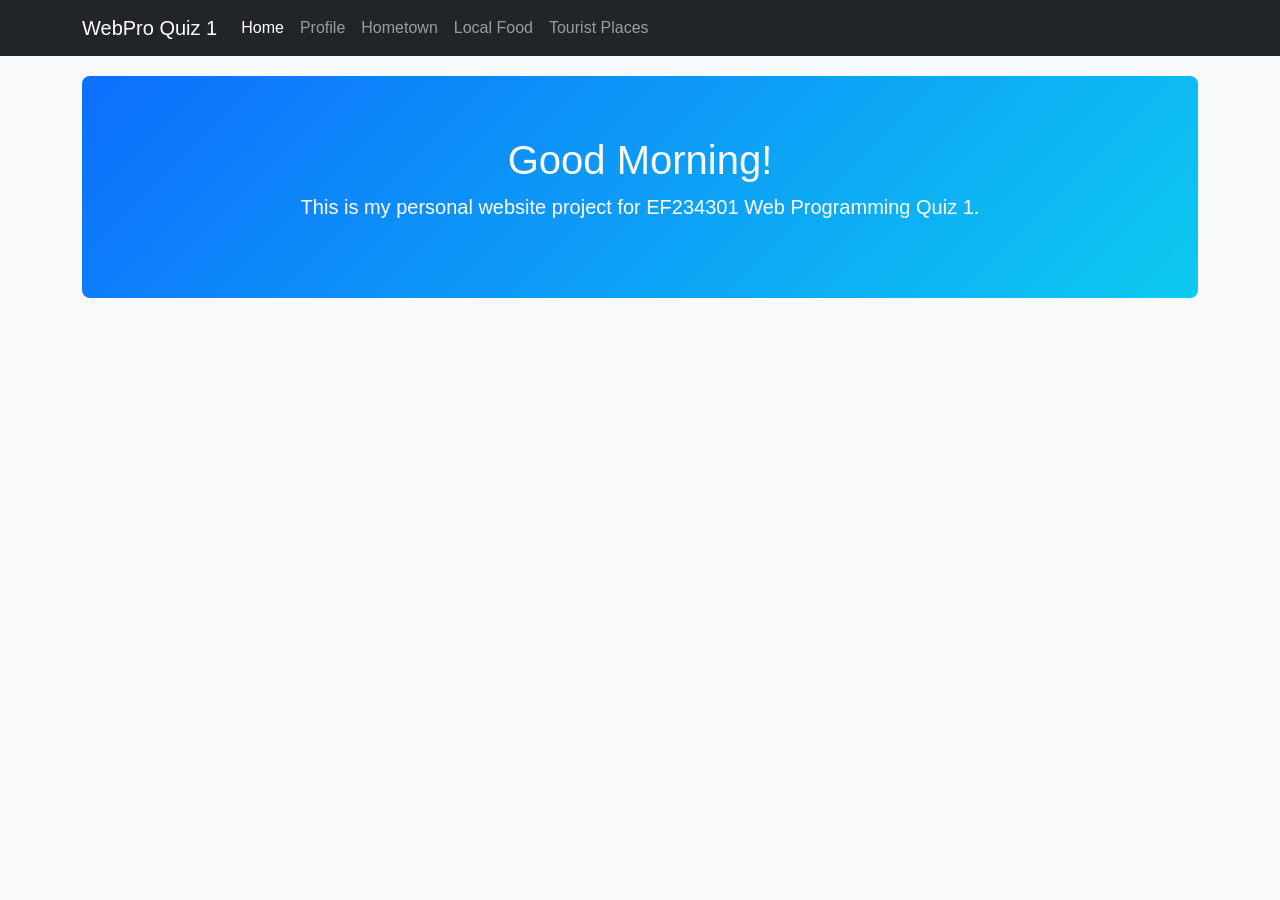
<file: index.html>
<!DOCTYPE html>
<html>
<head>
    <meta http-equiv="refresh" content="0; url=./quiz1/" />
    <title>Redirecting...</title>
</head>
<body>
    <p>If you are not redirected automatically, follow this <a href="./quiz1/">link to the quiz</a>.</p>
</body>
</html>
</file>
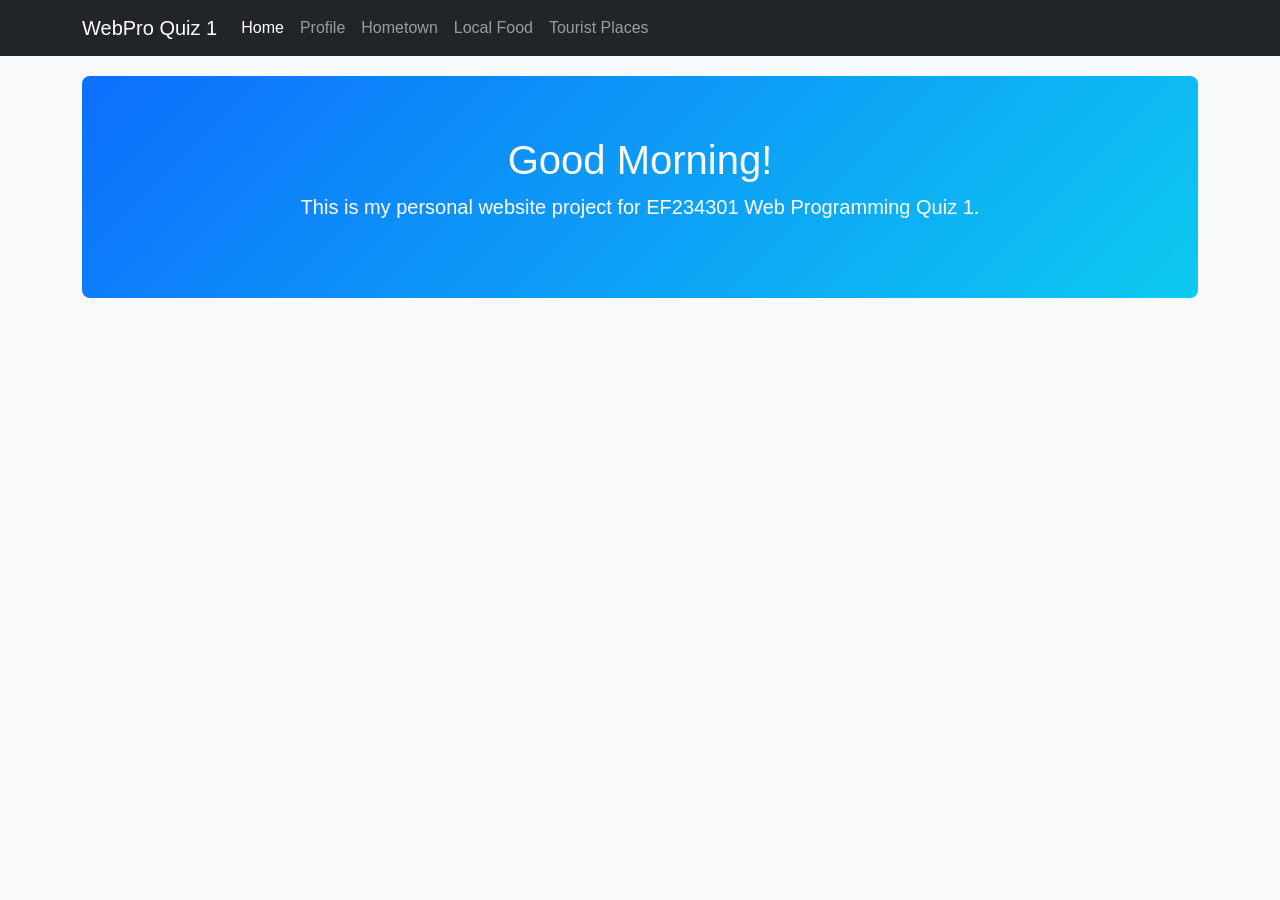
<file: quiz1/index.html>
<!DOCTYPE html>
<html lang="en">
<head>
    <meta charset="UTF-8">
    <meta name="viewport" content="width=device-width, initial-scale=1.0">
    <title>Homepage - WebPro Quiz 1</title>
    <link href="https://cdn.jsdelivr.net/npm/bootstrap@5.3.0/dist/css/bootstrap.min.css" rel="stylesheet">
    <link rel="stylesheet" href="style.css">
</head>
<body>
    <nav class="navbar navbar-expand-lg navbar-dark bg-dark">
        <div class="container">
            <a class="navbar-brand" href="./">WebPro Quiz 1</a>
            <div class="collapse navbar-collapse">
                <ul class="navbar-nav me-auto">
                    <li class="nav-item"><a class="nav-link active" href="./">Home</a></li>
                    <li class="nav-item"><a class="nav-link" href="./profile/">Profile</a></li>
                    <li class="nav-item"><a class="nav-link" href="./hometown/">Hometown</a></li>
                    <li class="nav-item"><a class="nav-link" href="./food/">Local Food</a></li>
                    <li class="nav-item"><a class="nav-link" href="./tourist/">Tourist Places</a></li>
                </ul>
            </div>
        </div>
    </nav>
    <main class="container">
        <div class="hero-section text-center text-white">
            <h1 id="dynamic-greeting">Welcome!</h1>
            <p class="lead">This is my personal website project for EF234301 Web Programming Quiz 1.</p>
        </div>
    </main>
    <script src="script.js"></script>
</body>
</html>
</file>
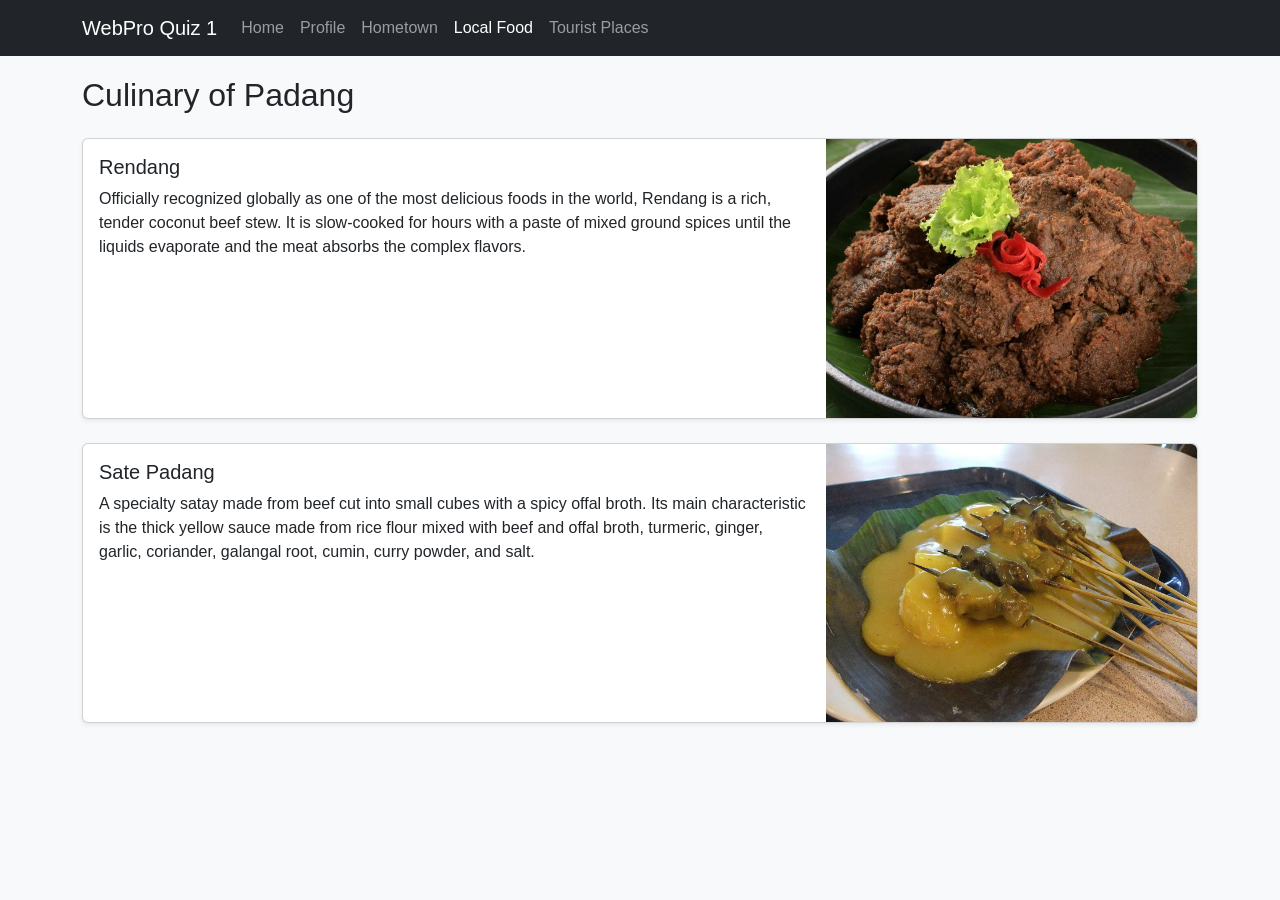
<file: quiz1/food/index.html>
<!DOCTYPE html>
<html lang="en">
<head>
    <meta charset="UTF-8">
    <meta name="viewport" content="width=device-width, initial-scale=1.0">
    <title>Local Food - WebPro Quiz 1</title>
    <link href="https://cdn.jsdelivr.net/npm/bootstrap@5.3.0/dist/css/bootstrap.min.css" rel="stylesheet">
    <link rel="stylesheet" href="../style.css">
</head>
<body>
    <nav class="navbar navbar-expand-lg navbar-dark bg-dark">
        <div class="container">
            <a class="navbar-brand" href="../">WebPro Quiz 1</a>
            <div class="collapse navbar-collapse">
                <ul class="navbar-nav me-auto">
                    <li class="nav-item"><a class="nav-link" href="../">Home</a></li>
                    <li class="nav-item"><a class="nav-link" href="../profile/">Profile</a></li>
                    <li class="nav-item"><a class="nav-link" href="../hometown/">Hometown</a></li>
                    <li class="nav-item"><a class="nav-link active" href="../food/">Local Food</a></li>
                    <li class="nav-item"><a class="nav-link" href="../tourist/">Tourist Places</a></li>
                </ul>
            </div>
        </div>
    </nav>
    <main class="container">
        <h2 class="mb-4">Culinary of Padang</h2>
        
        <div class="card mb-4 shadow-sm">
            <div class="row g-0">
                <div class="col-md-8">
                    <div class="card-body">
                        <h5 class="card-title">Rendang</h5>
                        <p class="card-text">Officially recognized globally as one of the most delicious foods in the world, Rendang is a rich, tender coconut beef stew. It is slow-cooked for hours with a paste of mixed ground spices until the liquids evaporate and the meat absorbs the complex flavors.</p>
                    </div>
                </div>
                <div class="col-md-4">
                    <img src="rendang.jpg" class="img-fluid rounded-end" alt="Rendang" style="object-fit: cover; height: 100%; width: 100%; min-height: 200px;">
                </div>
            </div>
        </div>

        <div class="card mb-4 shadow-sm">
            <div class="row g-0">
                <div class="col-md-8">
                    <div class="card-body">
                        <h5 class="card-title">Sate Padang</h5>
                        <p class="card-text">A specialty satay made from beef cut into small cubes with a spicy offal broth. Its main characteristic is the thick yellow sauce made from rice flour mixed with beef and offal broth, turmeric, ginger, garlic, coriander, galangal root, cumin, curry powder, and salt.</p>
                    </div>
                </div>
                <div class="col-md-4">
                    <img src="sate.jpg" class="img-fluid rounded-end" alt="Sate Padang" style="object-fit: cover; height: 100%; width: 100%; min-height: 200px;">
                </div>
            </div>
        </div>
    </main>
</body>
</html>
</file>
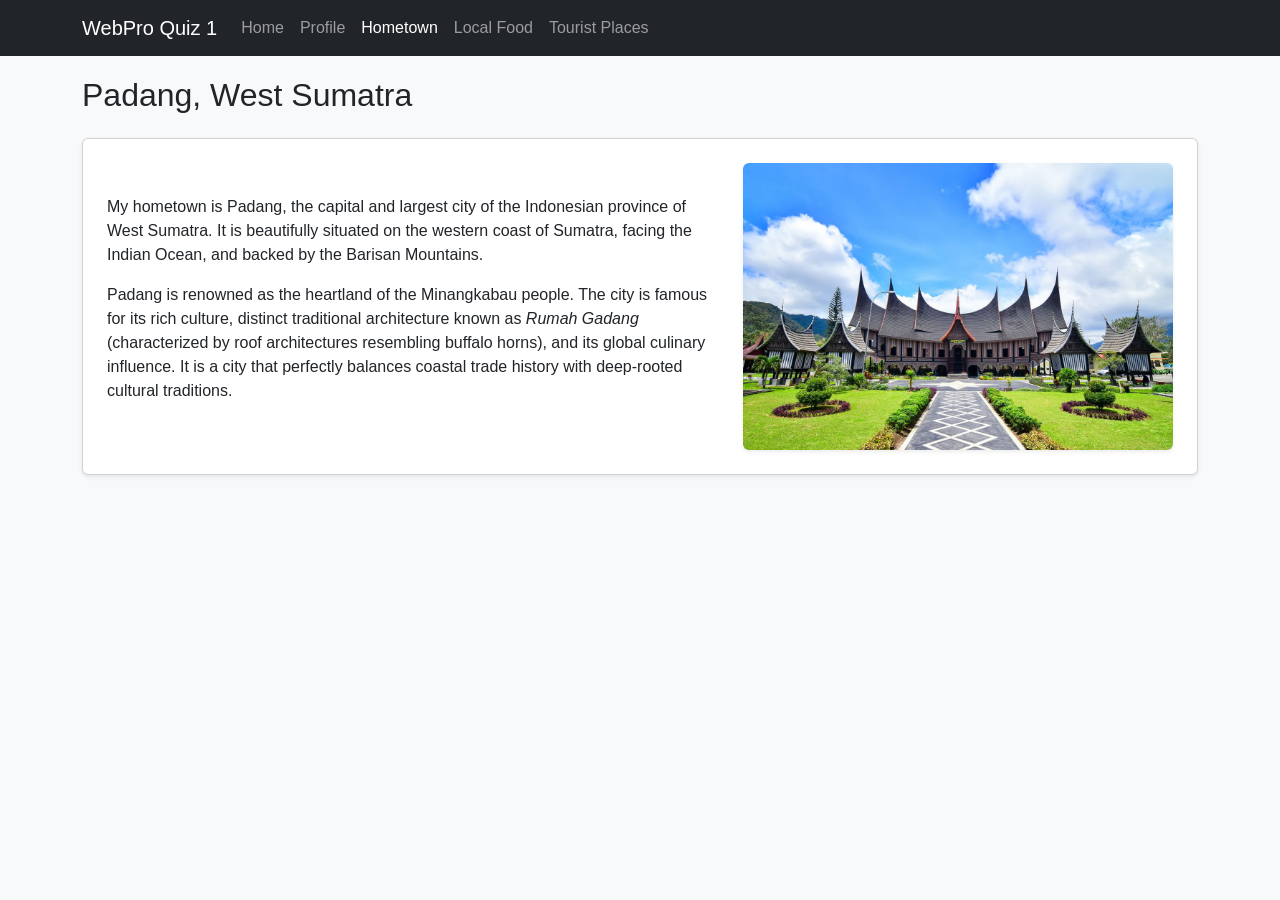
<file: quiz1/hometown/index.html>
<!DOCTYPE html>
<html lang="en">
<head>
    <meta charset="UTF-8">
    <meta name="viewport" content="width=device-width, initial-scale=1.0">
    <title>Hometown - WebPro Quiz 1</title>
    <link href="https://cdn.jsdelivr.net/npm/bootstrap@5.3.0/dist/css/bootstrap.min.css" rel="stylesheet">
    <link rel="stylesheet" href="../style.css">
</head>
<body>
    <nav class="navbar navbar-expand-lg navbar-dark bg-dark">
        <div class="container">
            <a class="navbar-brand" href="../">WebPro Quiz 1</a>
            <div class="collapse navbar-collapse">
                <ul class="navbar-nav me-auto">
                    <li class="nav-item"><a class="nav-link" href="../">Home</a></li>
                    <li class="nav-item"><a class="nav-link" href="../profile/">Profile</a></li>
                    <li class="nav-item"><a class="nav-link active" href="../hometown/">Hometown</a></li>
                    <li class="nav-item"><a class="nav-link" href="../food/">Local Food</a></li>
                    <li class="nav-item"><a class="nav-link" href="../tourist/">Tourist Places</a></li>
                </ul>
            </div>
        </div>
    </nav>
    <main class="container">
        <h2 class="mb-4">Padang, West Sumatra</h2>
        <div class="card p-4 shadow-sm">
            <div class="row align-items-center">
                <div class="col-md-7">
                    <p>
                        My hometown is Padang, the capital and largest city of the Indonesian province of West Sumatra. It is beautifully situated on the western coast of Sumatra, facing the Indian Ocean, and backed by the Barisan Mountains.
                    </p>
                    <p>
                        Padang is renowned as the heartland of the Minangkabau people. The city is famous for its rich culture, distinct traditional architecture known as <em>Rumah Gadang</em> (characterized by roof architectures resembling buffalo horns), and its global culinary influence. It is a city that perfectly balances coastal trade history with deep-rooted cultural traditions.
                    </p>
                </div>
                <div class="col-md-5">
                    <img src="padang.jpg" class="img-fluid rounded shadow-sm" alt="Padang City">
                </div>
            </div>
        </div>
    </main>
</body>
</html>
</file>
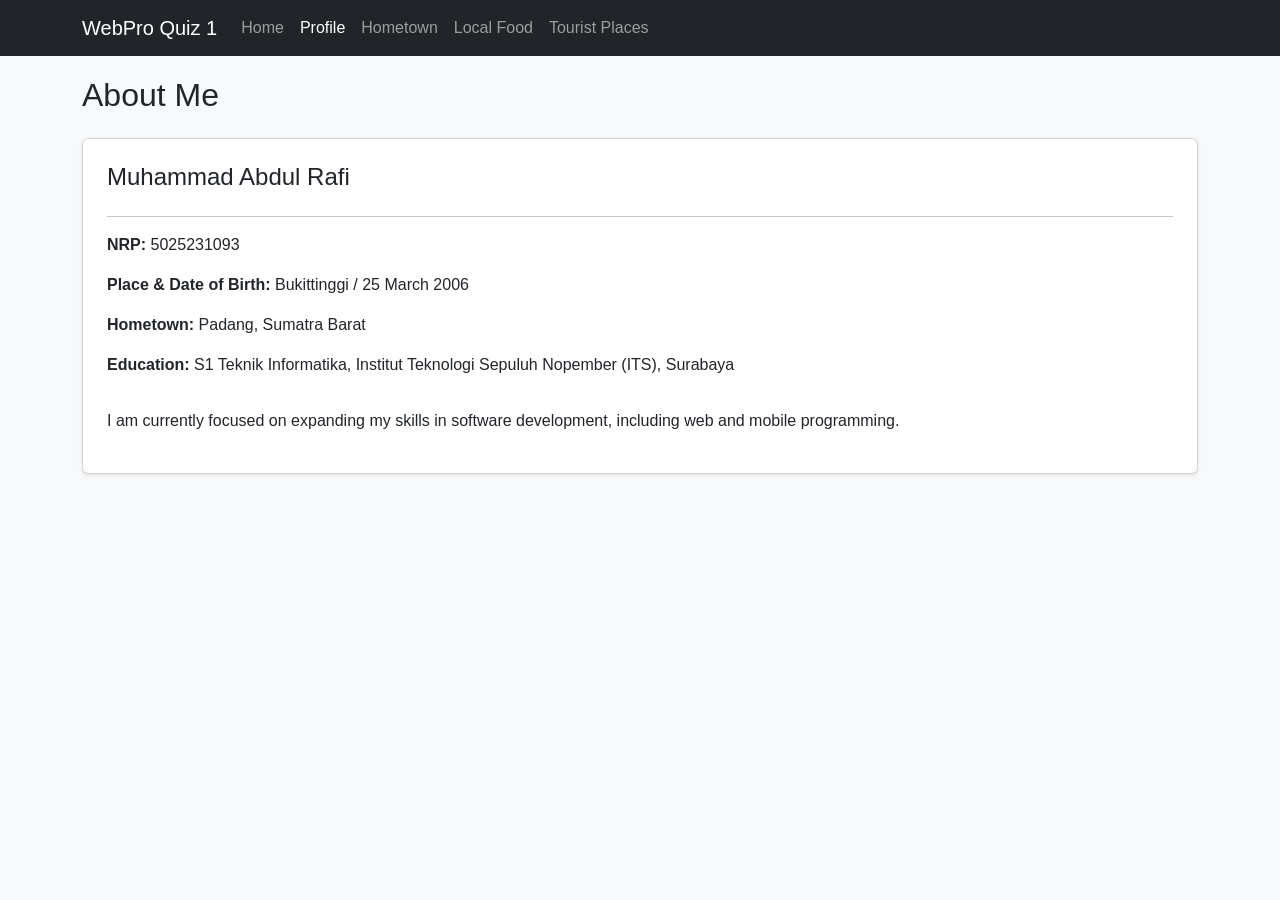
<file: quiz1/profile/index.html>
<!DOCTYPE html>
<html lang="en">
<head>
    <meta charset="UTF-8">
    <meta name="viewport" content="width=device-width, initial-scale=1.0">
    <title>Profile - WebPro Quiz 1</title>
    <link href="https://cdn.jsdelivr.net/npm/bootstrap@5.3.0/dist/css/bootstrap.min.css" rel="stylesheet">
    <link rel="stylesheet" href="../style.css">
</head>
<body>
    <nav class="navbar navbar-expand-lg navbar-dark bg-dark">
        <div class="container">
            <a class="navbar-brand" href="../">WebPro Quiz 1</a>
            <div class="collapse navbar-collapse">
                <ul class="navbar-nav me-auto">
                    <li class="nav-item"><a class="nav-link" href="../">Home</a></li>
                    <li class="nav-item"><a class="nav-link active" href="../profile/">Profile</a></li>
                    <li class="nav-item"><a class="nav-link" href="../hometown/">Hometown</a></li>
                    <li class="nav-item"><a class="nav-link" href="../food/">Local Food</a></li>
                    <li class="nav-item"><a class="nav-link" href="../tourist/">Tourist Places</a></li>
                </ul>
            </div>
        </div>
    </nav>
    <main class="container">
        <h2 class="mb-4">About Me</h2>
        <div class="card p-4 shadow-sm">
            <h4>Muhammad Abdul Rafi</h4>
            <hr>
            <p><strong>NRP:</strong> 5025231093</p>
            <p><strong>Place & Date of Birth:</strong> Bukittinggi / 25 March 2006</p>
            <p><strong>Hometown:</strong> Padang, Sumatra Barat</p>
            <p><strong>Education:</strong> S1 Teknik Informatika, Institut Teknologi Sepuluh Nopember (ITS), Surabaya</p>
            <p class="mt-3">
                I am currently focused on expanding my skills in software development, including web and mobile programming.
            </p>
        </div>
    </main>
</body>
</html>
</file>
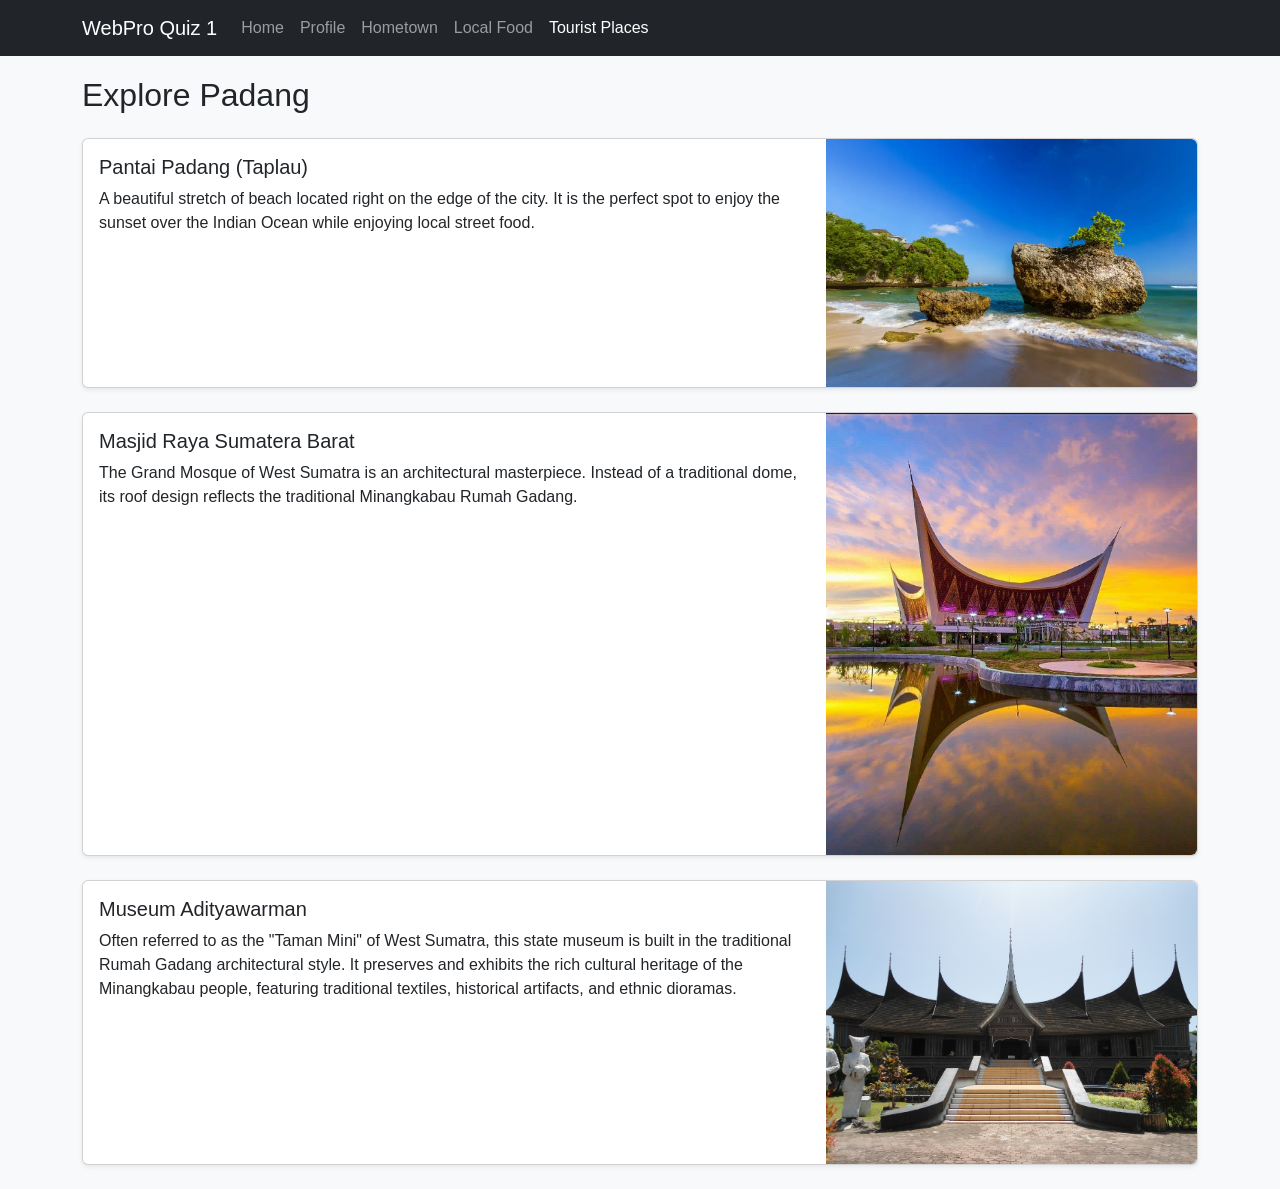
<file: quiz1/tourist/index.html>
<!DOCTYPE html>
<html lang="en">
<head>
    <meta charset="UTF-8">
    <meta name="viewport" content="width=device-width, initial-scale=1.0">
    <title>Tourist Places - WebPro Quiz 1</title>
    <link href="https://cdn.jsdelivr.net/npm/bootstrap@5.3.0/dist/css/bootstrap.min.css" rel="stylesheet">
    <link rel="stylesheet" href="../style.css">
</head>
<body>
    <nav class="navbar navbar-expand-lg navbar-dark bg-dark">
        <div class="container">
            <a class="navbar-brand" href="../">WebPro Quiz 1</a>
            <div class="collapse navbar-collapse">
                <ul class="navbar-nav me-auto">
                    <li class="nav-item"><a class="nav-link" href="../">Home</a></li>
                    <li class="nav-item"><a class="nav-link" href="../profile/">Profile</a></li>
                    <li class="nav-item"><a class="nav-link" href="../hometown/">Hometown</a></li>
                    <li class="nav-item"><a class="nav-link" href="../food/">Local Food</a></li>
                    <li class="nav-item"><a class="nav-link active" href="../tourist/">Tourist Places</a></li>
                </ul>
            </div>
        </div>
    </nav>
    <main class="container">
        <h2 class="mb-4">Explore Padang</h2>
        
        <div class="card mb-4 shadow-sm">
            <div class="row g-0">
                <div class="col-md-8">
                    <div class="card-body">
                        <h5 class="card-title">Pantai Padang (Taplau)</h5>
                        <p class="card-text">A beautiful stretch of beach located right on the edge of the city. It is the perfect spot to enjoy the sunset over the Indian Ocean while enjoying local street food.</p>
                    </div>
                </div>
                <div class="col-md-4">
                    <img src="pantai.jpg" class="img-fluid rounded-end" alt="Pantai Padang" style="object-fit: cover; height: 100%; width: 100%; min-height: 200px;">
                </div>
            </div>
        </div>

        <div class="card mb-4 shadow-sm">
            <div class="row g-0">
                <div class="col-md-8">
                    <div class="card-body">
                        <h5 class="card-title">Masjid Raya Sumatera Barat</h5>
                        <p class="card-text">The Grand Mosque of West Sumatra is an architectural masterpiece. Instead of a traditional dome, its roof design reflects the traditional Minangkabau Rumah Gadang.</p>
                    </div>
                </div>
                <div class="col-md-4">
                    <img src="masjid.jpg" class="img-fluid rounded-end" alt="Masjid Raya Sumatera Barat" style="object-fit: cover; height: 100%; width: 100%; min-height: 200px;">
                </div>
            </div>
        </div>

        <div class="card mb-4 shadow-sm">
            <div class="row g-0">
                <div class="col-md-8">
                    <div class="card-body">
                        <h5 class="card-title">Museum Adityawarman</h5>
                        <p class="card-text">Often referred to as the "Taman Mini" of West Sumatra, this state museum is built in the traditional Rumah Gadang architectural style. It preserves and exhibits the rich cultural heritage of the Minangkabau people, featuring traditional textiles, historical artifacts, and ethnic dioramas.</p>
                    </div>
                </div>
                <div class="col-md-4">
                    <img src="museum.jpg" class="img-fluid rounded-end" alt="Museum Adityawarman" style="object-fit: cover; height: 100%; width: 100%; min-height: 200px;">
                </div>
            </div>
        </div>
    </main>
</body>
</html>
</file>
<file: quiz1/style.css>
body {
    font-family: 'Segoe UI', Tahoma, Geneva, Verdana, sans-serif;
    background-color: #f8f9fa;
}
.hero-section {
    background: linear-gradient(135deg, #0d6efd, #0dcaf0);
    color: white;
    padding: 60px 0;
    border-radius: 8px;
    margin-bottom: 30px;
}
.card-img-top {
    height: 200px;
    object-fit: cover;
}
.navbar {
    margin-bottom: 20px;
}
</file>
